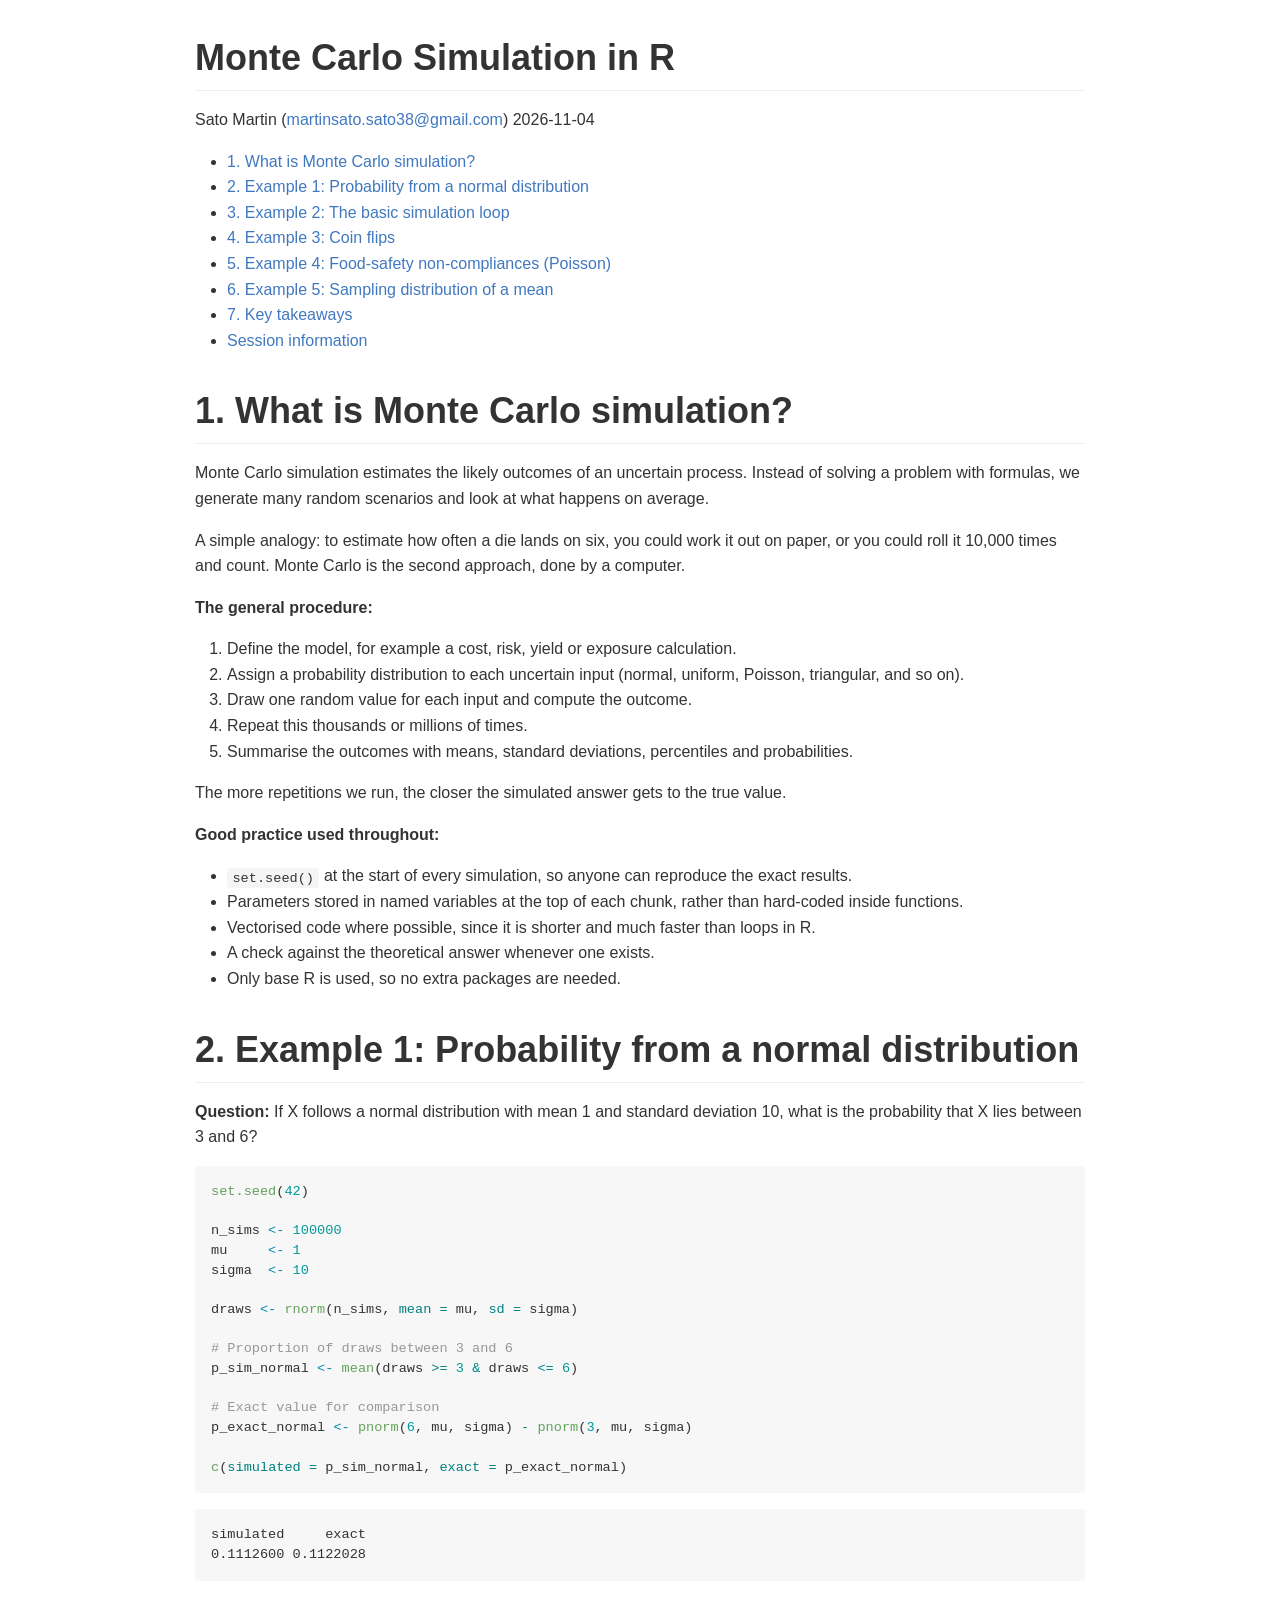
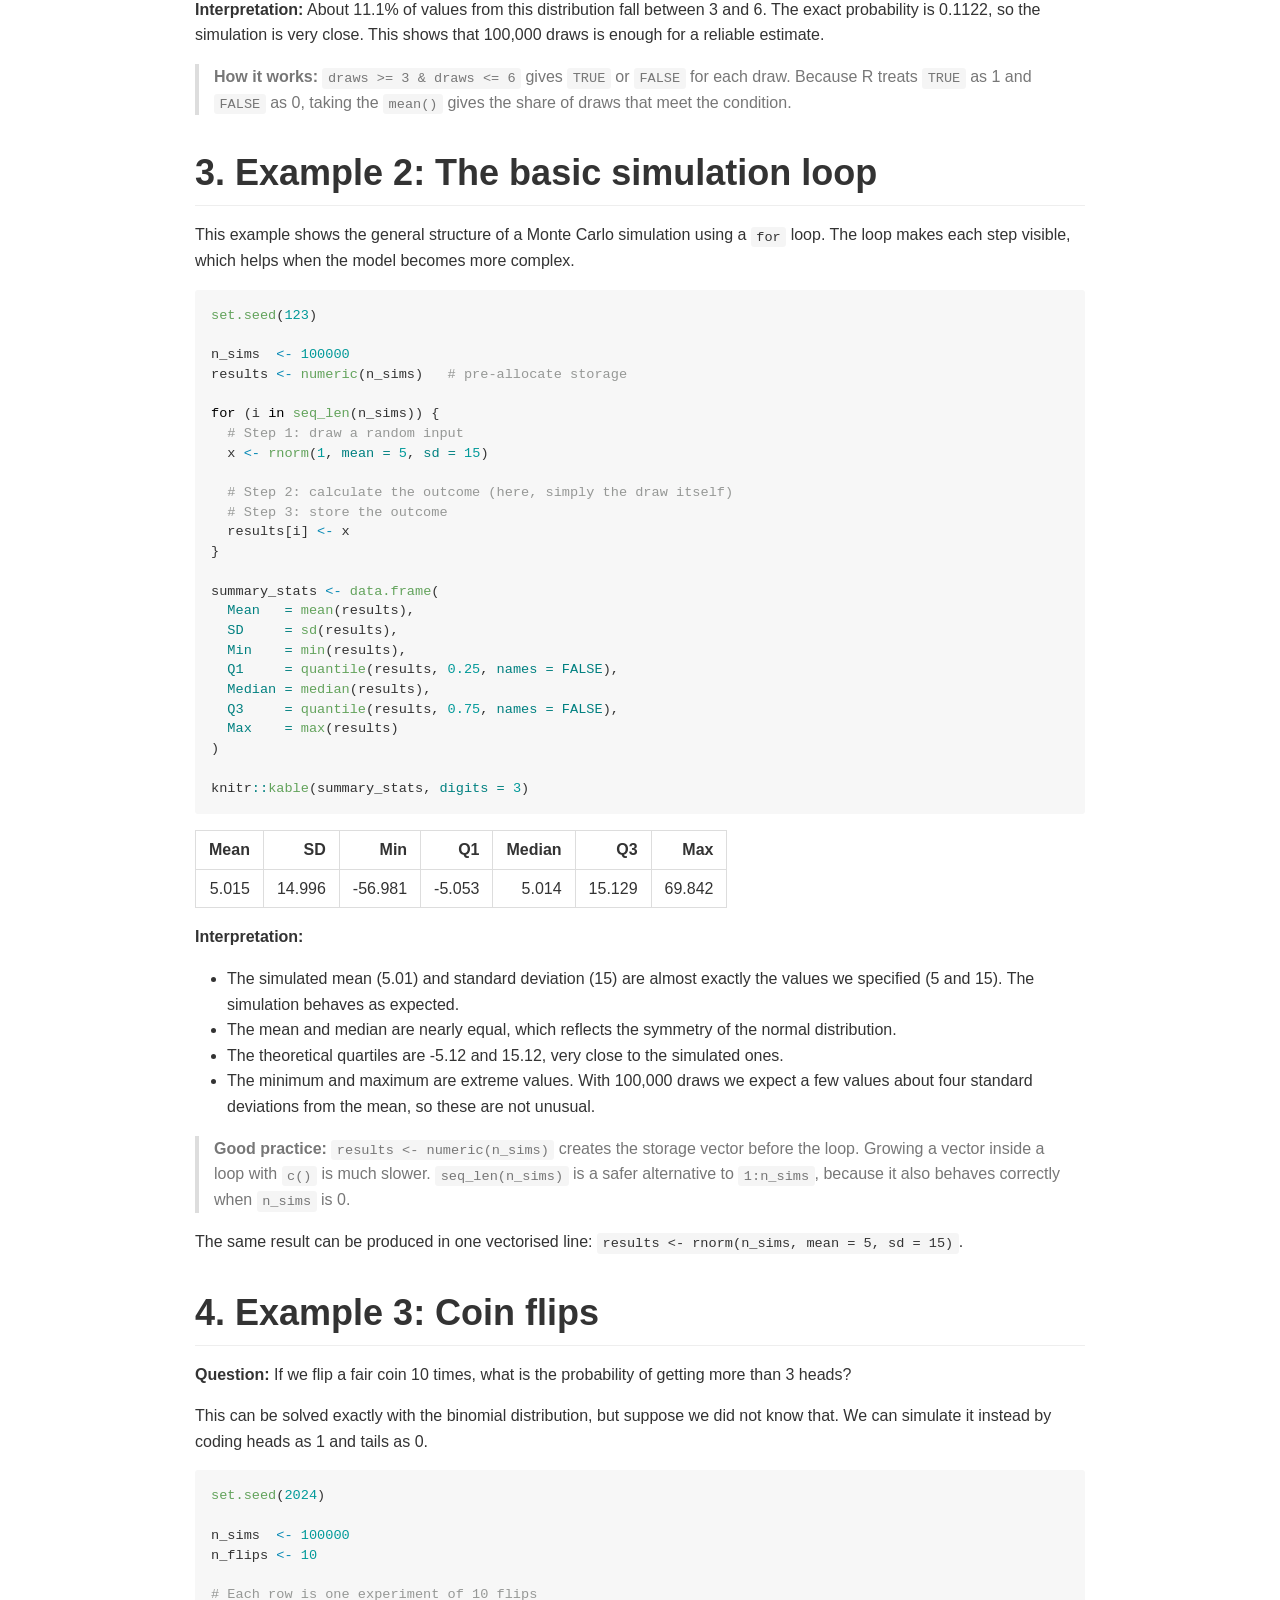
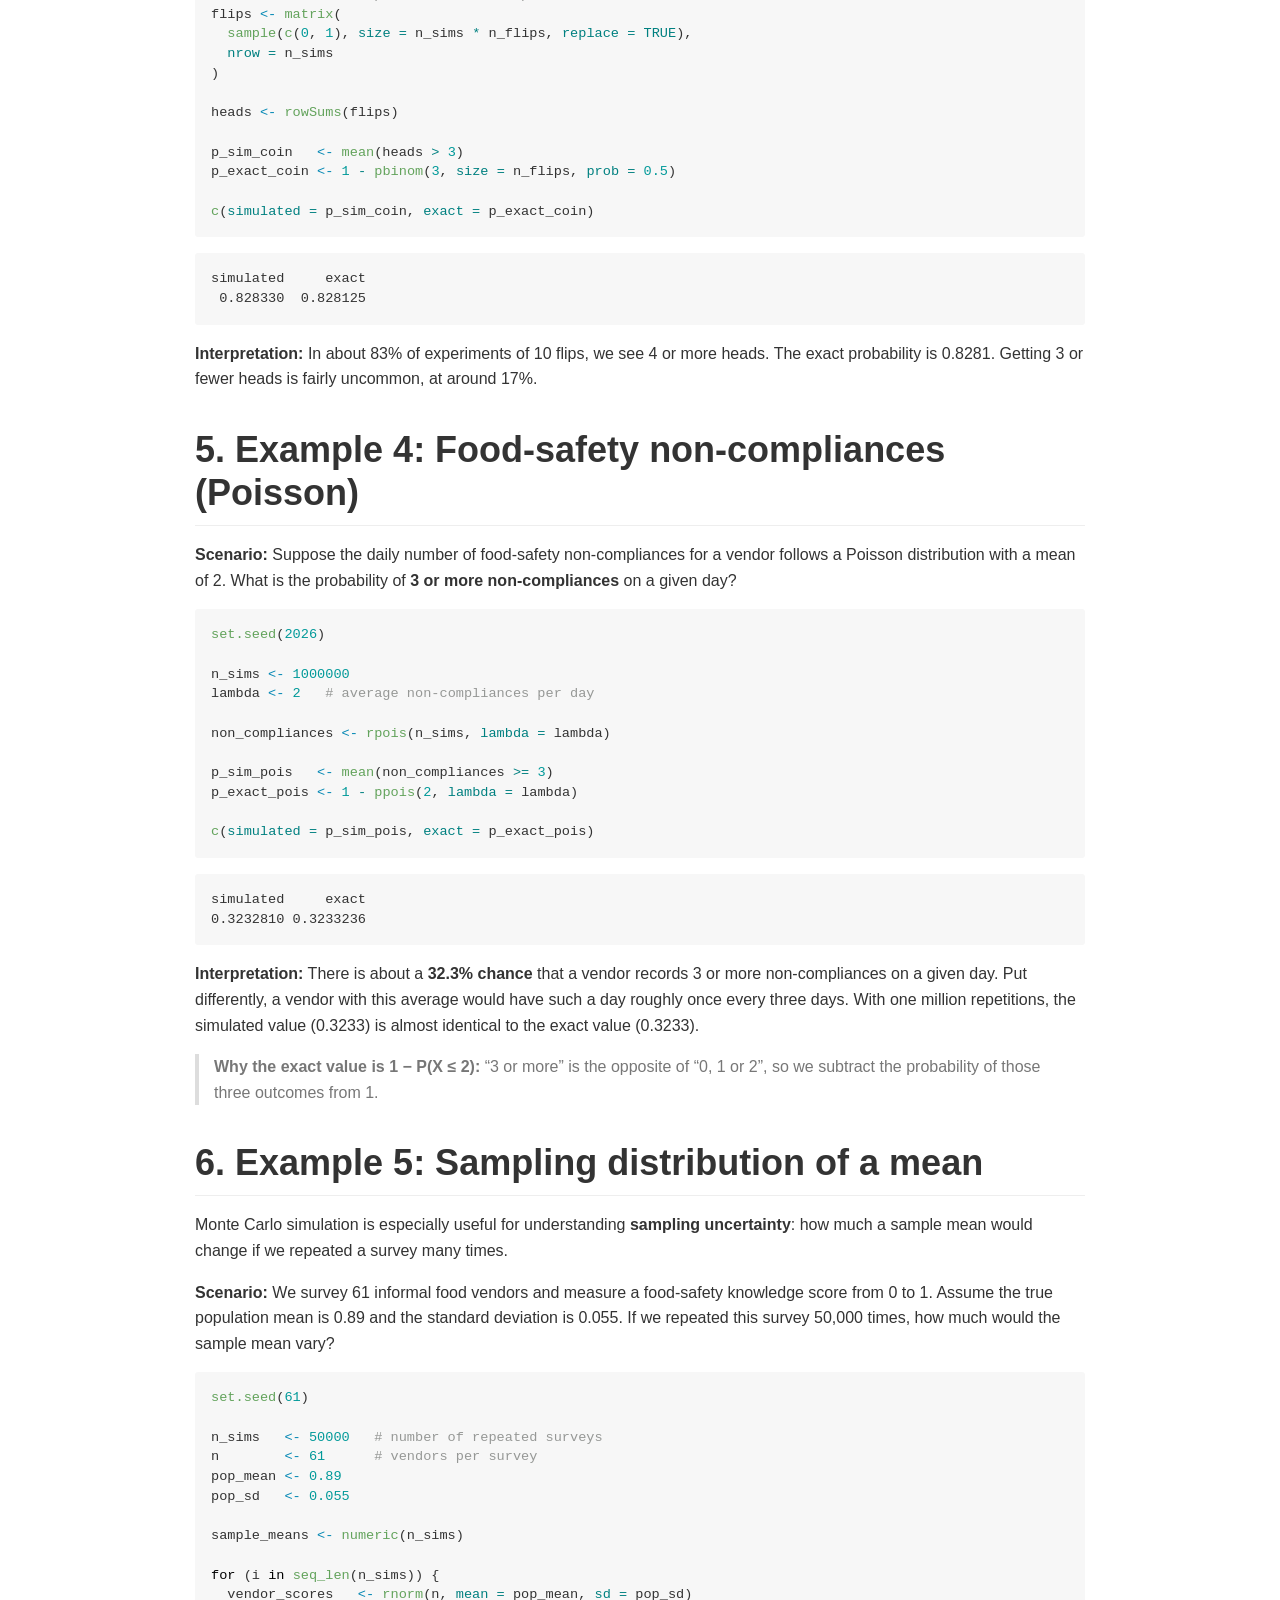
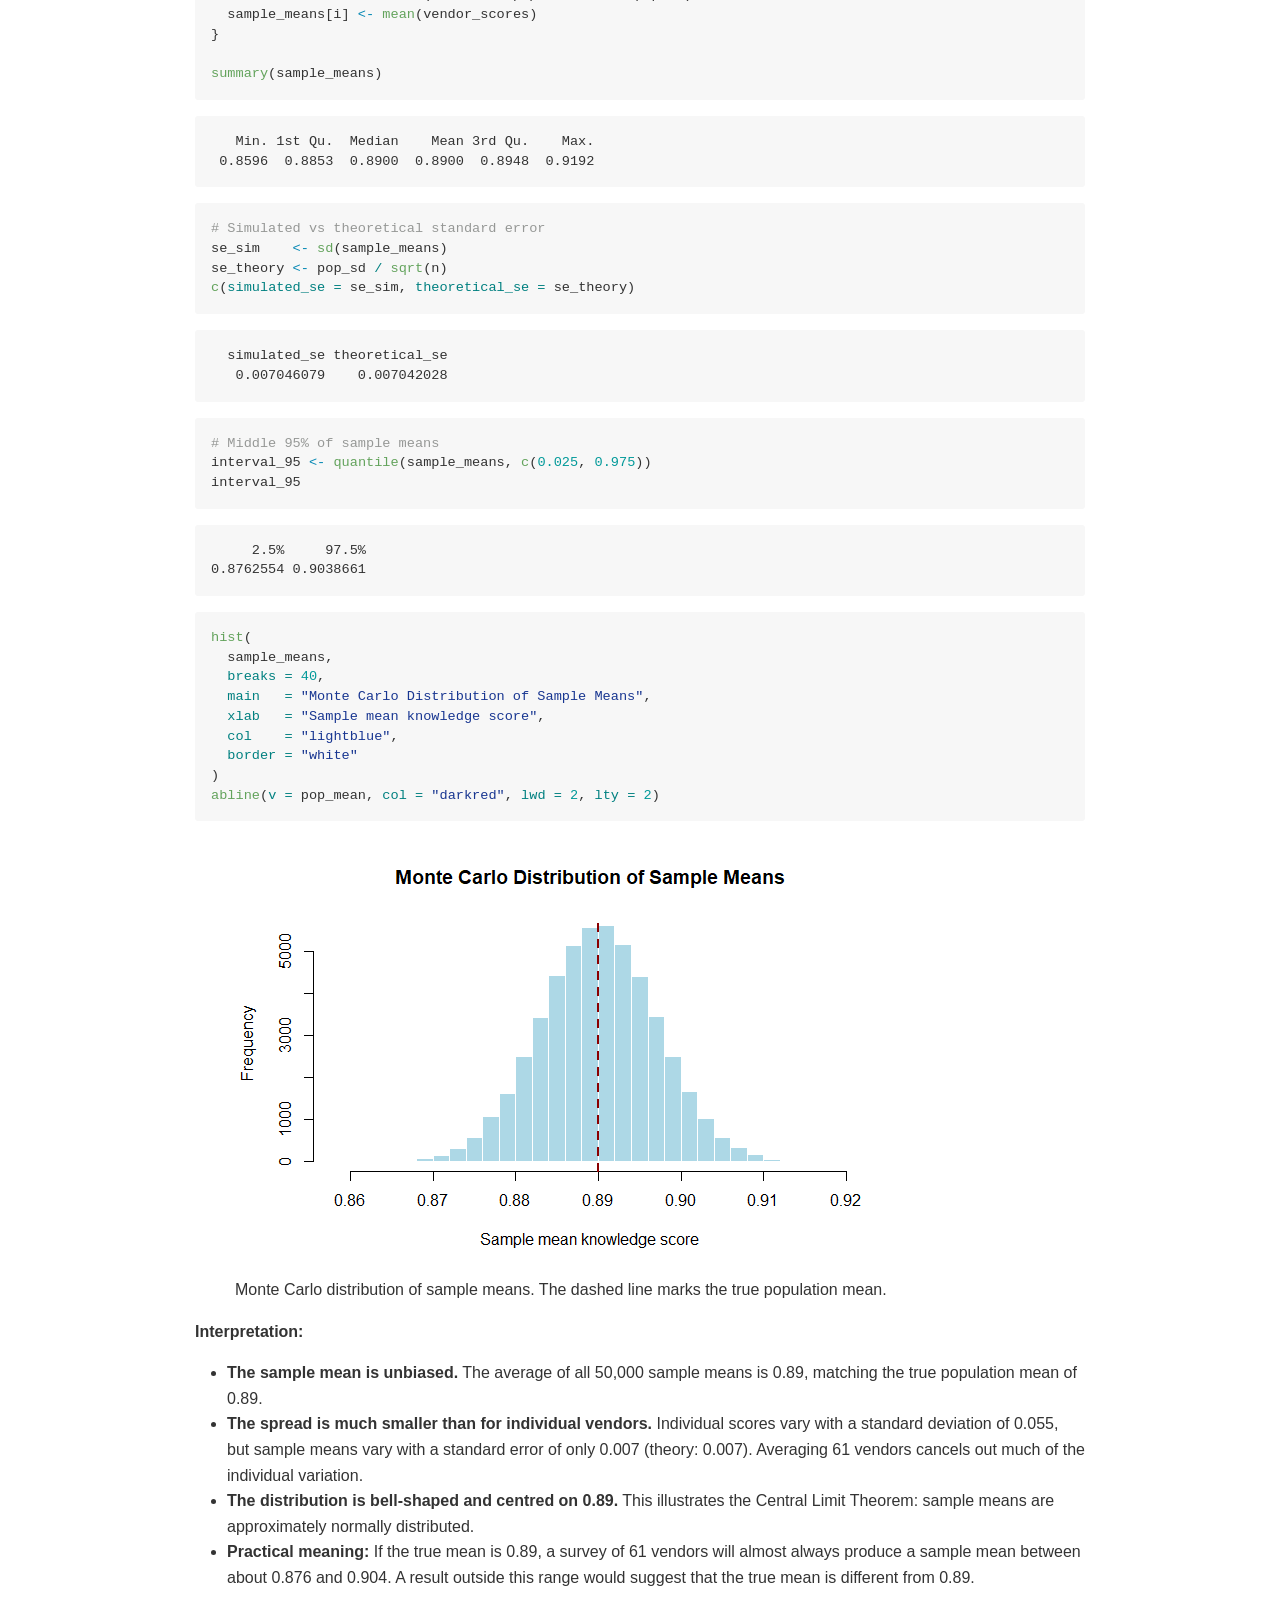
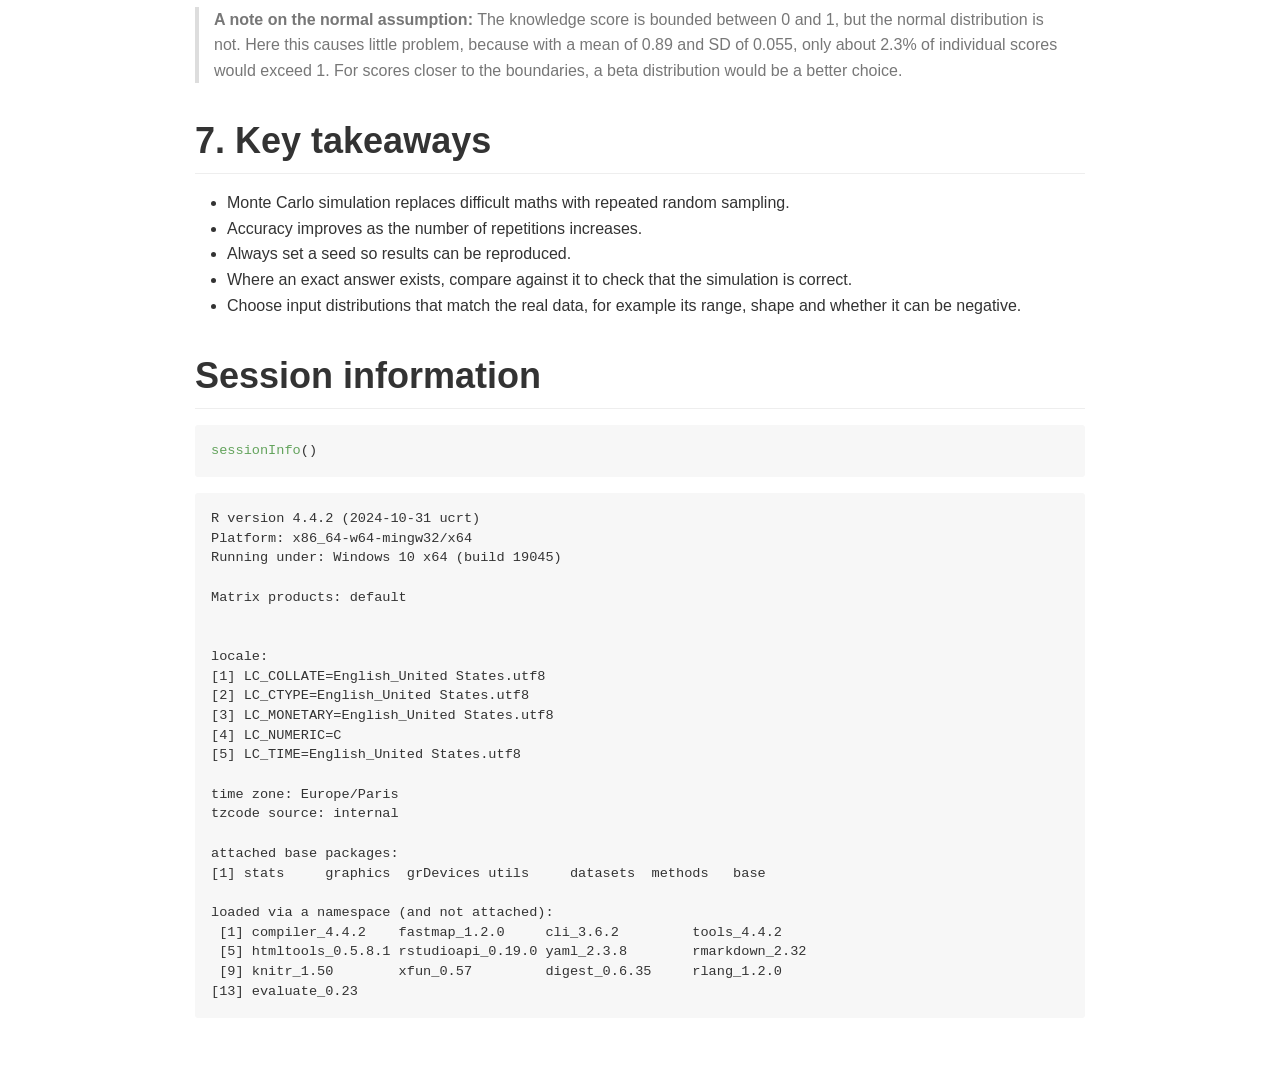
<file: Monte Carlo.html>
<!DOCTYPE html>
<!-- saved from url=(0078)file:///C:/Users/LENOVO/AppData/Local/Temp/RtmpqMg2sM/preview-43d0564d19f.html -->
<html xmlns="http://www.w3.org/1999/xhtml"><head><meta http-equiv="Content-Type" content="text/html; charset=UTF-8">



<meta name="generator" content="pandoc">
<meta name="viewport" content="width=device-width, initial-scale=1">

<style type="text/css">
@font-face {
font-family: octicons-link;
src: url([data-uri]) format('woff');
}
body {
-webkit-text-size-adjust: 100%;
text-size-adjust: 100%;
color: #333;
font-family: "Helvetica Neue", Helvetica, "Segoe UI", Arial, freesans, sans-serif, "Apple Color Emoji", "Segoe UI Emoji", "Segoe UI Symbol";
font-size: 16px;
line-height: 1.6;
word-wrap: break-word;
}
a {
background-color: transparent;
}
a:active,
a:hover {
outline: 0;
}
strong {
font-weight: bold;
}
h1 {
font-size: 2em;
margin: 0.67em 0;
}
img {
border: 0;
}
hr {
box-sizing: content-box;
height: 0;
}
pre {
overflow: auto;
}
code,
kbd,
pre {
font-family: monospace, monospace;
font-size: 1em;
}
input {
color: inherit;
font: inherit;
margin: 0;
}
html input[disabled] {
cursor: default;
}
input {
line-height: normal;
}
input[type="checkbox"] {
box-sizing: border-box;
padding: 0;
}
table {
border-collapse: collapse;
border-spacing: 0;
}
td,
th {
padding: 0;
}
* {
box-sizing: border-box;
}
input {
font: 13px / 1.4 Helvetica, arial, nimbussansl, liberationsans, freesans, clean, sans-serif, "Apple Color Emoji", "Segoe UI Emoji", "Segoe UI Symbol";
}
a {
color: #4078c0;
text-decoration: none;
}
a:hover,
a:active {
text-decoration: underline;
}
hr {
height: 0;
margin: 15px 0;
overflow: hidden;
background: transparent;
border: 0;
border-bottom: 1px solid #ddd;
}
hr:before {
display: table;
content: "";
}
hr:after {
display: table;
clear: both;
content: "";
}
h1,
h2,
h3,
h4,
h5,
h6 {
margin-top: 15px;
margin-bottom: 15px;
line-height: 1.1;
}
h1 {
font-size: 30px;
}
h2 {
font-size: 21px;
}
h3 {
font-size: 16px;
}
h4 {
font-size: 14px;
}
h5 {
font-size: 12px;
}
h6 {
font-size: 11px;
}
blockquote {
margin: 0;
}
ul,
ol {
padding: 0;
margin-top: 0;
margin-bottom: 0;
}
ol ol,
ul ol {
list-style-type: lower-roman;
}
ul ul ol,
ul ol ol,
ol ul ol,
ol ol ol {
list-style-type: lower-alpha;
}
dd {
margin-left: 0;
}
code {
font-family: Consolas, "Liberation Mono", Menlo, Courier, monospace;
font-size: 12px;
}
pre {
margin-top: 0;
margin-bottom: 0;
font: 12px Consolas, "Liberation Mono", Menlo, Courier, monospace;
}
.select::-ms-expand {
opacity: 0;
}
.octicon {
font: normal normal normal 16px/1 octicons-link;
display: inline-block;
text-decoration: none;
text-rendering: auto;
-webkit-font-smoothing: antialiased;
-moz-osx-font-smoothing: grayscale;
-webkit-user-select: none;
-moz-user-select: none;
-ms-user-select: none;
user-select: none;
}
.octicon-link:before {
content: '\f05c';
}
.markdown-body:before {
display: table;
content: "";
}
.markdown-body:after {
display: table;
clear: both;
content: "";
}
.markdown-body>*:first-child {
margin-top: 0 !important;
}
.markdown-body>*:last-child {
margin-bottom: 0 !important;
}
a:not([href]) {
color: inherit;
text-decoration: none;
}
.anchor {
display: inline-block;
padding-right: 2px;
margin-left: -18px;
}
.anchor:focus {
outline: none;
}
h1,
h2,
h3,
h4,
h5,
h6 {
margin-top: 1em;
margin-bottom: 16px;
font-weight: bold;
line-height: 1.4;
}
h1 .octicon-link,
h2 .octicon-link,
h3 .octicon-link,
h4 .octicon-link,
h5 .octicon-link,
h6 .octicon-link {
color: #000;
vertical-align: middle;
visibility: hidden;
}
h1:hover .anchor,
h2:hover .anchor,
h3:hover .anchor,
h4:hover .anchor,
h5:hover .anchor,
h6:hover .anchor {
text-decoration: none;
}
h1:hover .anchor .octicon-link,
h2:hover .anchor .octicon-link,
h3:hover .anchor .octicon-link,
h4:hover .anchor .octicon-link,
h5:hover .anchor .octicon-link,
h6:hover .anchor .octicon-link {
visibility: visible;
}
h1 {
padding-bottom: 0.3em;
font-size: 2.25em;
line-height: 1.2;
border-bottom: 1px solid #eee;
}
h1 .anchor {
line-height: 1;
}
h2 {
padding-bottom: 0.3em;
font-size: 1.75em;
line-height: 1.225;
border-bottom: 1px solid #eee;
}
h2 .anchor {
line-height: 1;
}
h3 {
font-size: 1.5em;
line-height: 1.43;
}
h3 .anchor {
line-height: 1.2;
}
h4 {
font-size: 1.25em;
}
h4 .anchor {
line-height: 1.2;
}
h5 {
font-size: 1em;
}
h5 .anchor {
line-height: 1.1;
}
h6 {
font-size: 1em;
color: #777;
}
h6 .anchor {
line-height: 1.1;
}
p,
blockquote,
ul,
ol,
dl,
table,
pre {
margin-top: 0;
margin-bottom: 16px;
}
hr {
height: 4px;
padding: 0;
margin: 16px 0;
background-color: #e7e7e7;
border: 0 none;
}
ul,
ol {
padding-left: 2em;
}
ul ul,
ul ol,
ol ol,
ol ul {
margin-top: 0;
margin-bottom: 0;
}
li>p {
margin-top: 16px;
}
dl {
padding: 0;
}
dl dt {
padding: 0;
margin-top: 16px;
font-size: 1em;
font-style: italic;
font-weight: bold;
}
dl dd {
padding: 0 16px;
margin-bottom: 16px;
}
blockquote {
padding: 0 15px;
color: #777;
border-left: 4px solid #ddd;
}
blockquote>:first-child {
margin-top: 0;
}
blockquote>:last-child {
margin-bottom: 0;
}
table {
display: block;
width: 100%;
overflow: auto;
word-break: normal;
word-break: keep-all;
}
table th {
font-weight: bold;
}
table th,
table td {
padding: 6px 13px;
border: 1px solid #ddd;
}
table tr {
background-color: #fff;
border-top: 1px solid #ccc;
}
table tr:nth-child(2n) {
background-color: #f8f8f8;
}
img {
max-width: 100%;
box-sizing: content-box;
background-color: #fff;
}
code {
padding: 0;
padding-top: 0.2em;
padding-bottom: 0.2em;
margin: 0;
font-size: 85%;
background-color: rgba(0,0,0,0.04);
border-radius: 3px;
}
code:before,
code:after {
letter-spacing: -0.2em;
content: "\00a0";
}
pre>code {
padding: 0;
margin: 0;
font-size: 100%;
word-break: normal;
white-space: pre;
background: transparent;
border: 0;
}
.highlight {
margin-bottom: 16px;
}
.highlight pre,
pre {
padding: 16px;
overflow: auto;
font-size: 85%;
line-height: 1.45;
background-color: #f7f7f7;
border-radius: 3px;
}
.highlight pre {
margin-bottom: 0;
word-break: normal;
}
pre {
word-wrap: normal;
}
pre code {
display: inline;
max-width: initial;
padding: 0;
margin: 0;
overflow: initial;
line-height: inherit;
word-wrap: normal;
background-color: transparent;
border: 0;
}
pre code:before,
pre code:after {
content: normal;
}
kbd {
display: inline-block;
padding: 3px 5px;
font-size: 11px;
line-height: 10px;
color: #555;
vertical-align: middle;
background-color: #fcfcfc;
border: solid 1px #ccc;
border-bottom-color: #bbb;
border-radius: 3px;
box-shadow: inset 0 -1px 0 #bbb;
}
.pl-c {
color: #969896;
}
.pl-c1,
.pl-s .pl-v {
color: #0086b3;
}
.pl-e,
.pl-en {
color: #795da3;
}
.pl-s .pl-s1,
.pl-smi {
color: #333;
}
.pl-ent {
color: #63a35c;
}
.pl-k {
color: #a71d5d;
}
.pl-pds,
.pl-s,
.pl-s .pl-pse .pl-s1,
.pl-sr,
.pl-sr .pl-cce,
.pl-sr .pl-sra,
.pl-sr .pl-sre {
color: #183691;
}
.pl-v {
color: #ed6a43;
}
.pl-id {
color: #b52a1d;
}
.pl-ii {
background-color: #b52a1d;
color: #f8f8f8;
}
.pl-sr .pl-cce {
color: #63a35c;
font-weight: bold;
}
.pl-ml {
color: #693a17;
}
.pl-mh,
.pl-mh .pl-en,
.pl-ms {
color: #1d3e81;
font-weight: bold;
}
.pl-mq {
color: #008080;
}
.pl-mi {
color: #333;
font-style: italic;
}
.pl-mb {
color: #333;
font-weight: bold;
}
.pl-md {
background-color: #ffecec;
color: #bd2c00;
}
.pl-mi1 {
background-color: #eaffea;
color: #55a532;
}
.pl-mdr {
color: #795da3;
font-weight: bold;
}
.pl-mo {
color: #1d3e81;
}
kbd {
display: inline-block;
padding: 3px 5px;
font: 11px Consolas, "Liberation Mono", Menlo, Courier, monospace;
line-height: 10px;
color: #555;
vertical-align: middle;
background-color: #fcfcfc;
border: solid 1px #ccc;
border-bottom-color: #bbb;
border-radius: 3px;
box-shadow: inset 0 -1px 0 #bbb;
}
.task-list-item {
list-style-type: none;
}
.task-list-item+.task-list-item {
margin-top: 3px;
}
.task-list-item input {
margin: 0 0.35em 0.25em -1.6em;
vertical-align: middle;
}
:checked+.radio-label {
z-index: 1;
position: relative;
border-color: #4078c0;
}
.sourceLine {
display: inline-block;
}
code .kw { color: #000000; }
code .dt { color: #ed6a43; }
code .dv { color: #009999; }
code .bn { color: #009999; }
code .fl { color: #009999; }
code .ch { color: #009999; }
code .st { color: #183691; }
code .co { color: #969896; }
code .ot { color: #0086b3; }
code .al { color: #a61717; }
code .fu { color: #63a35c; }
code .er { color: #a61717; background-color: #e3d2d2; }
code .wa { color: #000000; }
code .cn { color: #008080; }
code .sc { color: #008080; }
code .vs { color: #183691; }
code .ss { color: #183691; }
code .im { color: #000000; }
code .va {color: #008080; }
code .cf { color: #000000; }
code .op { color: #000000; }
code .bu { color: #000000; }
code .ex { color: #000000; }
code .pp { color: #999999; }
code .at { color: #008080; }
code .do { color: #969896; }
code .an { color: #008080; }
code .cv { color: #008080; }
code .in { color: #008080; }
</style>
<style>
body {
box-sizing: border-box;
min-width: 200px;
max-width: 980px;
margin: 0 auto;
padding: 45px;
padding-top: 0px;
}
</style>


</head>

<body>

<h1 id="monte-carlo-simulation-in-r">Monte Carlo Simulation in R</h1>
<p>Sato Martin (<a href="mailto:martinsato.sato38@gmail.com">martinsato.sato38@gmail.com</a>)
2026-11-04</p>
<ul>
<li><a href="file:///C:/Users/LENOVO/AppData/Local/Temp/RtmpqMg2sM/preview-43d0564d19f.html#id_1-what-is-monte-carlo-simulation">1. What is Monte
Carlo simulation?</a></li>
<li><a href="file:///C:/Users/LENOVO/AppData/Local/Temp/RtmpqMg2sM/preview-43d0564d19f.html#id_2-example-1-probability-from-a-normal-distribution">2.
Example 1: Probability from a normal distribution</a></li>
<li><a href="file:///C:/Users/LENOVO/AppData/Local/Temp/RtmpqMg2sM/preview-43d0564d19f.html#id_3-example-2-the-basic-simulation-loop">3. Example 2:
The basic simulation loop</a></li>
<li><a href="file:///C:/Users/LENOVO/AppData/Local/Temp/RtmpqMg2sM/preview-43d0564d19f.html#id_4-example-3-coin-flips">4. Example 3: Coin
flips</a></li>
<li><a href="file:///C:/Users/LENOVO/AppData/Local/Temp/RtmpqMg2sM/preview-43d0564d19f.html#id_5-example-4-food-safety-non-compliances-poisson">5.
Example 4: Food-safety non-compliances (Poisson)</a></li>
<li><a href="file:///C:/Users/LENOVO/AppData/Local/Temp/RtmpqMg2sM/preview-43d0564d19f.html#id_6-example-5-sampling-distribution-of-a-mean">6. Example
5: Sampling distribution of a mean</a></li>
<li><a href="file:///C:/Users/LENOVO/AppData/Local/Temp/RtmpqMg2sM/preview-43d0564d19f.html#id_7-key-takeaways">7. Key takeaways</a></li>
<li><a href="file:///C:/Users/LENOVO/AppData/Local/Temp/RtmpqMg2sM/preview-43d0564d19f.html#session-information">Session information</a></li>
</ul>
<h1 id="id_1-what-is-monte-carlo-simulation">1. What is Monte Carlo
simulation?</h1>
<p>Monte Carlo simulation estimates the likely outcomes of an uncertain
process. Instead of solving a problem with formulas, we generate many
random scenarios and look at what happens on average.</p>
<p>A simple analogy: to estimate how often a die lands on six, you could
work it out on paper, or you could roll it 10,000 times and count. Monte
Carlo is the second approach, done by a computer.</p>
<p><strong>The general procedure:</strong></p>
<ol style="list-style-type: decimal">
<li>Define the model, for example a cost, risk, yield or exposure
calculation.</li>
<li>Assign a probability distribution to each uncertain input (normal,
uniform, Poisson, triangular, and so on).</li>
<li>Draw one random value for each input and compute the outcome.</li>
<li>Repeat this thousands or millions of times.</li>
<li>Summarise the outcomes with means, standard deviations, percentiles
and probabilities.</li>
</ol>
<p>The more repetitions we run, the closer the simulated answer gets to
the true value.</p>
<p><strong>Good practice used throughout:</strong></p>
<ul>
<li><code>set.seed()</code> at the start of every simulation, so anyone
can reproduce the exact results.</li>
<li>Parameters stored in named variables at the top of each chunk,
rather than hard-coded inside functions.</li>
<li>Vectorised code where possible, since it is shorter and much faster
than loops in R.</li>
<li>A check against the theoretical answer whenever one exists.</li>
<li>Only base R is used, so no extra packages are needed.</li>
</ul>
<h1 id="id_2-example-1-probability-from-a-normal-distribution">2.
Example 1: Probability from a normal distribution</h1>
<p><strong>Question:</strong> If X follows a normal distribution with
mean 1 and standard deviation 10, what is the probability that X lies
between 3 and 6?</p>
<div class="sourceCode" id="cb1"><pre class="sourceCode r"><code class="sourceCode r"><span id="cb1-1"><a href="file:///C:/Users/LENOVO/AppData/Local/Temp/RtmpqMg2sM/preview-43d0564d19f.html#cb1-1" tabindex="-1"></a><span class="fu">set.seed</span>(<span class="dv">42</span>)</span>
<span id="cb1-2"><a href="file:///C:/Users/LENOVO/AppData/Local/Temp/RtmpqMg2sM/preview-43d0564d19f.html#cb1-2" tabindex="-1"></a></span>
<span id="cb1-3"><a href="file:///C:/Users/LENOVO/AppData/Local/Temp/RtmpqMg2sM/preview-43d0564d19f.html#cb1-3" tabindex="-1"></a>n_sims <span class="ot">&lt;-</span> <span class="dv">100000</span></span>
<span id="cb1-4"><a href="file:///C:/Users/LENOVO/AppData/Local/Temp/RtmpqMg2sM/preview-43d0564d19f.html#cb1-4" tabindex="-1"></a>mu     <span class="ot">&lt;-</span> <span class="dv">1</span></span>
<span id="cb1-5"><a href="file:///C:/Users/LENOVO/AppData/Local/Temp/RtmpqMg2sM/preview-43d0564d19f.html#cb1-5" tabindex="-1"></a>sigma  <span class="ot">&lt;-</span> <span class="dv">10</span></span>
<span id="cb1-6"><a href="file:///C:/Users/LENOVO/AppData/Local/Temp/RtmpqMg2sM/preview-43d0564d19f.html#cb1-6" tabindex="-1"></a></span>
<span id="cb1-7"><a href="file:///C:/Users/LENOVO/AppData/Local/Temp/RtmpqMg2sM/preview-43d0564d19f.html#cb1-7" tabindex="-1"></a>draws <span class="ot">&lt;-</span> <span class="fu">rnorm</span>(n_sims, <span class="at">mean =</span> mu, <span class="at">sd =</span> sigma)</span>
<span id="cb1-8"><a href="file:///C:/Users/LENOVO/AppData/Local/Temp/RtmpqMg2sM/preview-43d0564d19f.html#cb1-8" tabindex="-1"></a></span>
<span id="cb1-9"><a href="file:///C:/Users/LENOVO/AppData/Local/Temp/RtmpqMg2sM/preview-43d0564d19f.html#cb1-9" tabindex="-1"></a><span class="co"># Proportion of draws between 3 and 6</span></span>
<span id="cb1-10"><a href="file:///C:/Users/LENOVO/AppData/Local/Temp/RtmpqMg2sM/preview-43d0564d19f.html#cb1-10" tabindex="-1"></a>p_sim_normal <span class="ot">&lt;-</span> <span class="fu">mean</span>(draws <span class="sc">&gt;=</span> <span class="dv">3</span> <span class="sc">&amp;</span> draws <span class="sc">&lt;=</span> <span class="dv">6</span>)</span>
<span id="cb1-11"><a href="file:///C:/Users/LENOVO/AppData/Local/Temp/RtmpqMg2sM/preview-43d0564d19f.html#cb1-11" tabindex="-1"></a></span>
<span id="cb1-12"><a href="file:///C:/Users/LENOVO/AppData/Local/Temp/RtmpqMg2sM/preview-43d0564d19f.html#cb1-12" tabindex="-1"></a><span class="co"># Exact value for comparison</span></span>
<span id="cb1-13"><a href="file:///C:/Users/LENOVO/AppData/Local/Temp/RtmpqMg2sM/preview-43d0564d19f.html#cb1-13" tabindex="-1"></a>p_exact_normal <span class="ot">&lt;-</span> <span class="fu">pnorm</span>(<span class="dv">6</span>, mu, sigma) <span class="sc">-</span> <span class="fu">pnorm</span>(<span class="dv">3</span>, mu, sigma)</span>
<span id="cb1-14"><a href="file:///C:/Users/LENOVO/AppData/Local/Temp/RtmpqMg2sM/preview-43d0564d19f.html#cb1-14" tabindex="-1"></a></span>
<span id="cb1-15"><a href="file:///C:/Users/LENOVO/AppData/Local/Temp/RtmpqMg2sM/preview-43d0564d19f.html#cb1-15" tabindex="-1"></a><span class="fu">c</span>(<span class="at">simulated =</span> p_sim_normal, <span class="at">exact =</span> p_exact_normal)</span></code></pre></div>
<pre><code>simulated     exact 
0.1112600 0.1122028 </code></pre>
<p><strong>Interpretation:</strong> About 11.1% of values from this
distribution fall between 3 and 6. The exact probability is 0.1122, so
the simulation is very close. This shows that 100,000 draws is enough
for a reliable estimate.</p>
<blockquote>
<p><strong>How it works:</strong>
<code>draws &gt;= 3 &amp; draws &lt;= 6</code> gives <code>TRUE</code>
or <code>FALSE</code> for each draw. Because R treats <code>TRUE</code>
as 1 and <code>FALSE</code> as 0, taking the <code>mean()</code> gives
the share of draws that meet the condition.</p>
</blockquote>
<h1 id="id_3-example-2-the-basic-simulation-loop">3. Example 2: The
basic simulation loop</h1>
<p>This example shows the general structure of a Monte Carlo simulation
using a <code>for</code> loop. The loop makes each step visible, which
helps when the model becomes more complex.</p>
<div class="sourceCode" id="cb3"><pre class="sourceCode r"><code class="sourceCode r"><span id="cb3-1"><a href="file:///C:/Users/LENOVO/AppData/Local/Temp/RtmpqMg2sM/preview-43d0564d19f.html#cb3-1" tabindex="-1"></a><span class="fu">set.seed</span>(<span class="dv">123</span>)</span>
<span id="cb3-2"><a href="file:///C:/Users/LENOVO/AppData/Local/Temp/RtmpqMg2sM/preview-43d0564d19f.html#cb3-2" tabindex="-1"></a></span>
<span id="cb3-3"><a href="file:///C:/Users/LENOVO/AppData/Local/Temp/RtmpqMg2sM/preview-43d0564d19f.html#cb3-3" tabindex="-1"></a>n_sims  <span class="ot">&lt;-</span> <span class="dv">100000</span></span>
<span id="cb3-4"><a href="file:///C:/Users/LENOVO/AppData/Local/Temp/RtmpqMg2sM/preview-43d0564d19f.html#cb3-4" tabindex="-1"></a>results <span class="ot">&lt;-</span> <span class="fu">numeric</span>(n_sims)   <span class="co"># pre-allocate storage</span></span>
<span id="cb3-5"><a href="file:///C:/Users/LENOVO/AppData/Local/Temp/RtmpqMg2sM/preview-43d0564d19f.html#cb3-5" tabindex="-1"></a></span>
<span id="cb3-6"><a href="file:///C:/Users/LENOVO/AppData/Local/Temp/RtmpqMg2sM/preview-43d0564d19f.html#cb3-6" tabindex="-1"></a><span class="cf">for</span> (i <span class="cf">in</span> <span class="fu">seq_len</span>(n_sims)) {</span>
<span id="cb3-7"><a href="file:///C:/Users/LENOVO/AppData/Local/Temp/RtmpqMg2sM/preview-43d0564d19f.html#cb3-7" tabindex="-1"></a>  <span class="co"># Step 1: draw a random input</span></span>
<span id="cb3-8"><a href="file:///C:/Users/LENOVO/AppData/Local/Temp/RtmpqMg2sM/preview-43d0564d19f.html#cb3-8" tabindex="-1"></a>  x <span class="ot">&lt;-</span> <span class="fu">rnorm</span>(<span class="dv">1</span>, <span class="at">mean =</span> <span class="dv">5</span>, <span class="at">sd =</span> <span class="dv">15</span>)</span>
<span id="cb3-9"><a href="file:///C:/Users/LENOVO/AppData/Local/Temp/RtmpqMg2sM/preview-43d0564d19f.html#cb3-9" tabindex="-1"></a></span>
<span id="cb3-10"><a href="file:///C:/Users/LENOVO/AppData/Local/Temp/RtmpqMg2sM/preview-43d0564d19f.html#cb3-10" tabindex="-1"></a>  <span class="co"># Step 2: calculate the outcome (here, simply the draw itself)</span></span>
<span id="cb3-11"><a href="file:///C:/Users/LENOVO/AppData/Local/Temp/RtmpqMg2sM/preview-43d0564d19f.html#cb3-11" tabindex="-1"></a>  <span class="co"># Step 3: store the outcome</span></span>
<span id="cb3-12"><a href="file:///C:/Users/LENOVO/AppData/Local/Temp/RtmpqMg2sM/preview-43d0564d19f.html#cb3-12" tabindex="-1"></a>  results[i] <span class="ot">&lt;-</span> x</span>
<span id="cb3-13"><a href="file:///C:/Users/LENOVO/AppData/Local/Temp/RtmpqMg2sM/preview-43d0564d19f.html#cb3-13" tabindex="-1"></a>}</span>
<span id="cb3-14"><a href="file:///C:/Users/LENOVO/AppData/Local/Temp/RtmpqMg2sM/preview-43d0564d19f.html#cb3-14" tabindex="-1"></a></span>
<span id="cb3-15"><a href="file:///C:/Users/LENOVO/AppData/Local/Temp/RtmpqMg2sM/preview-43d0564d19f.html#cb3-15" tabindex="-1"></a>summary_stats <span class="ot">&lt;-</span> <span class="fu">data.frame</span>(</span>
<span id="cb3-16"><a href="file:///C:/Users/LENOVO/AppData/Local/Temp/RtmpqMg2sM/preview-43d0564d19f.html#cb3-16" tabindex="-1"></a>  <span class="at">Mean   =</span> <span class="fu">mean</span>(results),</span>
<span id="cb3-17"><a href="file:///C:/Users/LENOVO/AppData/Local/Temp/RtmpqMg2sM/preview-43d0564d19f.html#cb3-17" tabindex="-1"></a>  <span class="at">SD     =</span> <span class="fu">sd</span>(results),</span>
<span id="cb3-18"><a href="file:///C:/Users/LENOVO/AppData/Local/Temp/RtmpqMg2sM/preview-43d0564d19f.html#cb3-18" tabindex="-1"></a>  <span class="at">Min    =</span> <span class="fu">min</span>(results),</span>
<span id="cb3-19"><a href="file:///C:/Users/LENOVO/AppData/Local/Temp/RtmpqMg2sM/preview-43d0564d19f.html#cb3-19" tabindex="-1"></a>  <span class="at">Q1     =</span> <span class="fu">quantile</span>(results, <span class="fl">0.25</span>, <span class="at">names =</span> <span class="cn">FALSE</span>),</span>
<span id="cb3-20"><a href="file:///C:/Users/LENOVO/AppData/Local/Temp/RtmpqMg2sM/preview-43d0564d19f.html#cb3-20" tabindex="-1"></a>  <span class="at">Median =</span> <span class="fu">median</span>(results),</span>
<span id="cb3-21"><a href="file:///C:/Users/LENOVO/AppData/Local/Temp/RtmpqMg2sM/preview-43d0564d19f.html#cb3-21" tabindex="-1"></a>  <span class="at">Q3     =</span> <span class="fu">quantile</span>(results, <span class="fl">0.75</span>, <span class="at">names =</span> <span class="cn">FALSE</span>),</span>
<span id="cb3-22"><a href="file:///C:/Users/LENOVO/AppData/Local/Temp/RtmpqMg2sM/preview-43d0564d19f.html#cb3-22" tabindex="-1"></a>  <span class="at">Max    =</span> <span class="fu">max</span>(results)</span>
<span id="cb3-23"><a href="file:///C:/Users/LENOVO/AppData/Local/Temp/RtmpqMg2sM/preview-43d0564d19f.html#cb3-23" tabindex="-1"></a>)</span>
<span id="cb3-24"><a href="file:///C:/Users/LENOVO/AppData/Local/Temp/RtmpqMg2sM/preview-43d0564d19f.html#cb3-24" tabindex="-1"></a></span>
<span id="cb3-25"><a href="file:///C:/Users/LENOVO/AppData/Local/Temp/RtmpqMg2sM/preview-43d0564d19f.html#cb3-25" tabindex="-1"></a>knitr<span class="sc">::</span><span class="fu">kable</span>(summary_stats, <span class="at">digits =</span> <span class="dv">3</span>)</span></code></pre></div>
<table>
<thead>
<tr>
<th align="right">Mean</th>
<th align="right">SD</th>
<th align="right">Min</th>
<th align="right">Q1</th>
<th align="right">Median</th>
<th align="right">Q3</th>
<th align="right">Max</th>
</tr>
</thead>
<tbody>
<tr>
<td align="right">5.015</td>
<td align="right">14.996</td>
<td align="right">-56.981</td>
<td align="right">-5.053</td>
<td align="right">5.014</td>
<td align="right">15.129</td>
<td align="right">69.842</td>
</tr>
</tbody>
</table>
<p><strong>Interpretation:</strong></p>
<ul>
<li>The simulated mean (5.01) and standard deviation (15) are almost
exactly the values we specified (5 and 15). The simulation behaves as
expected.</li>
<li>The mean and median are nearly equal, which reflects the symmetry of
the normal distribution.</li>
<li>The theoretical quartiles are -5.12 and 15.12, very close to the
simulated ones.</li>
<li>The minimum and maximum are extreme values. With 100,000 draws we
expect a few values about four standard deviations from the mean, so
these are not unusual.</li>
</ul>
<blockquote>
<p><strong>Good practice:</strong>
<code>results &lt;- numeric(n_sims)</code> creates the storage vector
before the loop. Growing a vector inside a loop with <code>c()</code> is
much slower. <code>seq_len(n_sims)</code> is a safer alternative to
<code>1:n_sims</code>, because it also behaves correctly when
<code>n_sims</code> is 0.</p>
</blockquote>
<p>The same result can be produced in one vectorised line:
<code>results &lt;- rnorm(n_sims, mean = 5, sd = 15)</code>.</p>
<h1 id="id_4-example-3-coin-flips">4. Example 3: Coin flips</h1>
<p><strong>Question:</strong> If we flip a fair coin 10 times, what is
the probability of getting more than 3 heads?</p>
<p>This can be solved exactly with the binomial distribution, but
suppose we did not know that. We can simulate it instead by coding heads
as 1 and tails as 0.</p>
<div class="sourceCode" id="cb4"><pre class="sourceCode r"><code class="sourceCode r"><span id="cb4-1"><a href="file:///C:/Users/LENOVO/AppData/Local/Temp/RtmpqMg2sM/preview-43d0564d19f.html#cb4-1" tabindex="-1"></a><span class="fu">set.seed</span>(<span class="dv">2024</span>)</span>
<span id="cb4-2"><a href="file:///C:/Users/LENOVO/AppData/Local/Temp/RtmpqMg2sM/preview-43d0564d19f.html#cb4-2" tabindex="-1"></a></span>
<span id="cb4-3"><a href="file:///C:/Users/LENOVO/AppData/Local/Temp/RtmpqMg2sM/preview-43d0564d19f.html#cb4-3" tabindex="-1"></a>n_sims  <span class="ot">&lt;-</span> <span class="dv">100000</span></span>
<span id="cb4-4"><a href="file:///C:/Users/LENOVO/AppData/Local/Temp/RtmpqMg2sM/preview-43d0564d19f.html#cb4-4" tabindex="-1"></a>n_flips <span class="ot">&lt;-</span> <span class="dv">10</span></span>
<span id="cb4-5"><a href="file:///C:/Users/LENOVO/AppData/Local/Temp/RtmpqMg2sM/preview-43d0564d19f.html#cb4-5" tabindex="-1"></a></span>
<span id="cb4-6"><a href="file:///C:/Users/LENOVO/AppData/Local/Temp/RtmpqMg2sM/preview-43d0564d19f.html#cb4-6" tabindex="-1"></a><span class="co"># Each row is one experiment of 10 flips</span></span>
<span id="cb4-7"><a href="file:///C:/Users/LENOVO/AppData/Local/Temp/RtmpqMg2sM/preview-43d0564d19f.html#cb4-7" tabindex="-1"></a>flips <span class="ot">&lt;-</span> <span class="fu">matrix</span>(</span>
<span id="cb4-8"><a href="file:///C:/Users/LENOVO/AppData/Local/Temp/RtmpqMg2sM/preview-43d0564d19f.html#cb4-8" tabindex="-1"></a>  <span class="fu">sample</span>(<span class="fu">c</span>(<span class="dv">0</span>, <span class="dv">1</span>), <span class="at">size =</span> n_sims <span class="sc">*</span> n_flips, <span class="at">replace =</span> <span class="cn">TRUE</span>),</span>
<span id="cb4-9"><a href="file:///C:/Users/LENOVO/AppData/Local/Temp/RtmpqMg2sM/preview-43d0564d19f.html#cb4-9" tabindex="-1"></a>  <span class="at">nrow =</span> n_sims</span>
<span id="cb4-10"><a href="file:///C:/Users/LENOVO/AppData/Local/Temp/RtmpqMg2sM/preview-43d0564d19f.html#cb4-10" tabindex="-1"></a>)</span>
<span id="cb4-11"><a href="file:///C:/Users/LENOVO/AppData/Local/Temp/RtmpqMg2sM/preview-43d0564d19f.html#cb4-11" tabindex="-1"></a></span>
<span id="cb4-12"><a href="file:///C:/Users/LENOVO/AppData/Local/Temp/RtmpqMg2sM/preview-43d0564d19f.html#cb4-12" tabindex="-1"></a>heads <span class="ot">&lt;-</span> <span class="fu">rowSums</span>(flips)</span>
<span id="cb4-13"><a href="file:///C:/Users/LENOVO/AppData/Local/Temp/RtmpqMg2sM/preview-43d0564d19f.html#cb4-13" tabindex="-1"></a></span>
<span id="cb4-14"><a href="file:///C:/Users/LENOVO/AppData/Local/Temp/RtmpqMg2sM/preview-43d0564d19f.html#cb4-14" tabindex="-1"></a>p_sim_coin   <span class="ot">&lt;-</span> <span class="fu">mean</span>(heads <span class="sc">&gt;</span> <span class="dv">3</span>)</span>
<span id="cb4-15"><a href="file:///C:/Users/LENOVO/AppData/Local/Temp/RtmpqMg2sM/preview-43d0564d19f.html#cb4-15" tabindex="-1"></a>p_exact_coin <span class="ot">&lt;-</span> <span class="dv">1</span> <span class="sc">-</span> <span class="fu">pbinom</span>(<span class="dv">3</span>, <span class="at">size =</span> n_flips, <span class="at">prob =</span> <span class="fl">0.5</span>)</span>
<span id="cb4-16"><a href="file:///C:/Users/LENOVO/AppData/Local/Temp/RtmpqMg2sM/preview-43d0564d19f.html#cb4-16" tabindex="-1"></a></span>
<span id="cb4-17"><a href="file:///C:/Users/LENOVO/AppData/Local/Temp/RtmpqMg2sM/preview-43d0564d19f.html#cb4-17" tabindex="-1"></a><span class="fu">c</span>(<span class="at">simulated =</span> p_sim_coin, <span class="at">exact =</span> p_exact_coin)</span></code></pre></div>
<pre><code>simulated     exact 
 0.828330  0.828125 </code></pre>
<p><strong>Interpretation:</strong> In about 83% of experiments of 10
flips, we see 4 or more heads. The exact probability is 0.8281. Getting
3 or fewer heads is fairly uncommon, at around 17%.</p>
<h1 id="id_5-example-4-food-safety-non-compliances-poisson">5. Example
4: Food-safety non-compliances (Poisson)</h1>
<p><strong>Scenario:</strong> Suppose the daily number of food-safety
non-compliances for a vendor follows a Poisson distribution with a mean
of 2. What is the probability of <strong>3 or more
non-compliances</strong> on a given day?</p>
<div class="sourceCode" id="cb6"><pre class="sourceCode r"><code class="sourceCode r"><span id="cb6-1"><a href="file:///C:/Users/LENOVO/AppData/Local/Temp/RtmpqMg2sM/preview-43d0564d19f.html#cb6-1" tabindex="-1"></a><span class="fu">set.seed</span>(<span class="dv">2026</span>)</span>
<span id="cb6-2"><a href="file:///C:/Users/LENOVO/AppData/Local/Temp/RtmpqMg2sM/preview-43d0564d19f.html#cb6-2" tabindex="-1"></a></span>
<span id="cb6-3"><a href="file:///C:/Users/LENOVO/AppData/Local/Temp/RtmpqMg2sM/preview-43d0564d19f.html#cb6-3" tabindex="-1"></a>n_sims <span class="ot">&lt;-</span> <span class="dv">1000000</span></span>
<span id="cb6-4"><a href="file:///C:/Users/LENOVO/AppData/Local/Temp/RtmpqMg2sM/preview-43d0564d19f.html#cb6-4" tabindex="-1"></a>lambda <span class="ot">&lt;-</span> <span class="dv">2</span>   <span class="co"># average non-compliances per day</span></span>
<span id="cb6-5"><a href="file:///C:/Users/LENOVO/AppData/Local/Temp/RtmpqMg2sM/preview-43d0564d19f.html#cb6-5" tabindex="-1"></a></span>
<span id="cb6-6"><a href="file:///C:/Users/LENOVO/AppData/Local/Temp/RtmpqMg2sM/preview-43d0564d19f.html#cb6-6" tabindex="-1"></a>non_compliances <span class="ot">&lt;-</span> <span class="fu">rpois</span>(n_sims, <span class="at">lambda =</span> lambda)</span>
<span id="cb6-7"><a href="file:///C:/Users/LENOVO/AppData/Local/Temp/RtmpqMg2sM/preview-43d0564d19f.html#cb6-7" tabindex="-1"></a></span>
<span id="cb6-8"><a href="file:///C:/Users/LENOVO/AppData/Local/Temp/RtmpqMg2sM/preview-43d0564d19f.html#cb6-8" tabindex="-1"></a>p_sim_pois   <span class="ot">&lt;-</span> <span class="fu">mean</span>(non_compliances <span class="sc">&gt;=</span> <span class="dv">3</span>)</span>
<span id="cb6-9"><a href="file:///C:/Users/LENOVO/AppData/Local/Temp/RtmpqMg2sM/preview-43d0564d19f.html#cb6-9" tabindex="-1"></a>p_exact_pois <span class="ot">&lt;-</span> <span class="dv">1</span> <span class="sc">-</span> <span class="fu">ppois</span>(<span class="dv">2</span>, <span class="at">lambda =</span> lambda)</span>
<span id="cb6-10"><a href="file:///C:/Users/LENOVO/AppData/Local/Temp/RtmpqMg2sM/preview-43d0564d19f.html#cb6-10" tabindex="-1"></a></span>
<span id="cb6-11"><a href="file:///C:/Users/LENOVO/AppData/Local/Temp/RtmpqMg2sM/preview-43d0564d19f.html#cb6-11" tabindex="-1"></a><span class="fu">c</span>(<span class="at">simulated =</span> p_sim_pois, <span class="at">exact =</span> p_exact_pois)</span></code></pre></div>
<pre><code>simulated     exact 
0.3232810 0.3233236 </code></pre>
<p><strong>Interpretation:</strong> There is about a <strong>32.3%
chance</strong> that a vendor records 3 or more non-compliances on a
given day. Put differently, a vendor with this average would have such a
day roughly once every three days. With one million repetitions, the
simulated value (0.3233) is almost identical to the exact value
(0.3233).</p>
<blockquote>
<p><strong>Why the exact value is 1 − P(X ≤ 2):</strong> “3 or more” is
the opposite of “0, 1 or 2”, so we subtract the probability of those
three outcomes from 1.</p>
</blockquote>
<h1 id="id_6-example-5-sampling-distribution-of-a-mean">6. Example 5:
Sampling distribution of a mean</h1>
<p>Monte Carlo simulation is especially useful for understanding
<strong>sampling uncertainty</strong>: how much a sample mean would
change if we repeated a survey many times.</p>
<p><strong>Scenario:</strong> We survey 61 informal food vendors and
measure a food-safety knowledge score from 0 to 1. Assume the true
population mean is 0.89 and the standard deviation is 0.055. If we
repeated this survey 50,000 times, how much would the sample mean
vary?</p>
<div class="sourceCode" id="cb8"><pre class="sourceCode r"><code class="sourceCode r"><span id="cb8-1"><a href="file:///C:/Users/LENOVO/AppData/Local/Temp/RtmpqMg2sM/preview-43d0564d19f.html#cb8-1" tabindex="-1"></a><span class="fu">set.seed</span>(<span class="dv">61</span>)</span>
<span id="cb8-2"><a href="file:///C:/Users/LENOVO/AppData/Local/Temp/RtmpqMg2sM/preview-43d0564d19f.html#cb8-2" tabindex="-1"></a></span>
<span id="cb8-3"><a href="file:///C:/Users/LENOVO/AppData/Local/Temp/RtmpqMg2sM/preview-43d0564d19f.html#cb8-3" tabindex="-1"></a>n_sims   <span class="ot">&lt;-</span> <span class="dv">50000</span>   <span class="co"># number of repeated surveys</span></span>
<span id="cb8-4"><a href="file:///C:/Users/LENOVO/AppData/Local/Temp/RtmpqMg2sM/preview-43d0564d19f.html#cb8-4" tabindex="-1"></a>n        <span class="ot">&lt;-</span> <span class="dv">61</span>      <span class="co"># vendors per survey</span></span>
<span id="cb8-5"><a href="file:///C:/Users/LENOVO/AppData/Local/Temp/RtmpqMg2sM/preview-43d0564d19f.html#cb8-5" tabindex="-1"></a>pop_mean <span class="ot">&lt;-</span> <span class="fl">0.89</span></span>
<span id="cb8-6"><a href="file:///C:/Users/LENOVO/AppData/Local/Temp/RtmpqMg2sM/preview-43d0564d19f.html#cb8-6" tabindex="-1"></a>pop_sd   <span class="ot">&lt;-</span> <span class="fl">0.055</span></span>
<span id="cb8-7"><a href="file:///C:/Users/LENOVO/AppData/Local/Temp/RtmpqMg2sM/preview-43d0564d19f.html#cb8-7" tabindex="-1"></a></span>
<span id="cb8-8"><a href="file:///C:/Users/LENOVO/AppData/Local/Temp/RtmpqMg2sM/preview-43d0564d19f.html#cb8-8" tabindex="-1"></a>sample_means <span class="ot">&lt;-</span> <span class="fu">numeric</span>(n_sims)</span>
<span id="cb8-9"><a href="file:///C:/Users/LENOVO/AppData/Local/Temp/RtmpqMg2sM/preview-43d0564d19f.html#cb8-9" tabindex="-1"></a></span>
<span id="cb8-10"><a href="file:///C:/Users/LENOVO/AppData/Local/Temp/RtmpqMg2sM/preview-43d0564d19f.html#cb8-10" tabindex="-1"></a><span class="cf">for</span> (i <span class="cf">in</span> <span class="fu">seq_len</span>(n_sims)) {</span>
<span id="cb8-11"><a href="file:///C:/Users/LENOVO/AppData/Local/Temp/RtmpqMg2sM/preview-43d0564d19f.html#cb8-11" tabindex="-1"></a>  vendor_scores   <span class="ot">&lt;-</span> <span class="fu">rnorm</span>(n, <span class="at">mean =</span> pop_mean, <span class="at">sd =</span> pop_sd)</span>
<span id="cb8-12"><a href="file:///C:/Users/LENOVO/AppData/Local/Temp/RtmpqMg2sM/preview-43d0564d19f.html#cb8-12" tabindex="-1"></a>  sample_means[i] <span class="ot">&lt;-</span> <span class="fu">mean</span>(vendor_scores)</span>
<span id="cb8-13"><a href="file:///C:/Users/LENOVO/AppData/Local/Temp/RtmpqMg2sM/preview-43d0564d19f.html#cb8-13" tabindex="-1"></a>}</span>
<span id="cb8-14"><a href="file:///C:/Users/LENOVO/AppData/Local/Temp/RtmpqMg2sM/preview-43d0564d19f.html#cb8-14" tabindex="-1"></a></span>
<span id="cb8-15"><a href="file:///C:/Users/LENOVO/AppData/Local/Temp/RtmpqMg2sM/preview-43d0564d19f.html#cb8-15" tabindex="-1"></a><span class="fu">summary</span>(sample_means)</span></code></pre></div>
<pre><code>   Min. 1st Qu.  Median    Mean 3rd Qu.    Max. 
 0.8596  0.8853  0.8900  0.8900  0.8948  0.9192 </code></pre>
<div class="sourceCode" id="cb10"><pre class="sourceCode r"><code class="sourceCode r"><span id="cb10-1"><a href="file:///C:/Users/LENOVO/AppData/Local/Temp/RtmpqMg2sM/preview-43d0564d19f.html#cb10-1" tabindex="-1"></a><span class="co"># Simulated vs theoretical standard error</span></span>
<span id="cb10-2"><a href="file:///C:/Users/LENOVO/AppData/Local/Temp/RtmpqMg2sM/preview-43d0564d19f.html#cb10-2" tabindex="-1"></a>se_sim    <span class="ot">&lt;-</span> <span class="fu">sd</span>(sample_means)</span>
<span id="cb10-3"><a href="file:///C:/Users/LENOVO/AppData/Local/Temp/RtmpqMg2sM/preview-43d0564d19f.html#cb10-3" tabindex="-1"></a>se_theory <span class="ot">&lt;-</span> pop_sd <span class="sc">/</span> <span class="fu">sqrt</span>(n)</span>
<span id="cb10-4"><a href="file:///C:/Users/LENOVO/AppData/Local/Temp/RtmpqMg2sM/preview-43d0564d19f.html#cb10-4" tabindex="-1"></a><span class="fu">c</span>(<span class="at">simulated_se =</span> se_sim, <span class="at">theoretical_se =</span> se_theory)</span></code></pre></div>
<pre><code>  simulated_se theoretical_se 
   0.007046079    0.007042028 </code></pre>
<div class="sourceCode" id="cb12"><pre class="sourceCode r"><code class="sourceCode r"><span id="cb12-1"><a href="file:///C:/Users/LENOVO/AppData/Local/Temp/RtmpqMg2sM/preview-43d0564d19f.html#cb12-1" tabindex="-1"></a><span class="co"># Middle 95% of sample means</span></span>
<span id="cb12-2"><a href="file:///C:/Users/LENOVO/AppData/Local/Temp/RtmpqMg2sM/preview-43d0564d19f.html#cb12-2" tabindex="-1"></a>interval_95 <span class="ot">&lt;-</span> <span class="fu">quantile</span>(sample_means, <span class="fu">c</span>(<span class="fl">0.025</span>, <span class="fl">0.975</span>))</span>
<span id="cb12-3"><a href="file:///C:/Users/LENOVO/AppData/Local/Temp/RtmpqMg2sM/preview-43d0564d19f.html#cb12-3" tabindex="-1"></a>interval_95</span></code></pre></div>
<pre><code>     2.5%     97.5% 
0.8762554 0.9038661 </code></pre>
<div class="sourceCode" id="cb14"><pre class="sourceCode r"><code class="sourceCode r"><span id="cb14-1"><a href="file:///C:/Users/LENOVO/AppData/Local/Temp/RtmpqMg2sM/preview-43d0564d19f.html#cb14-1" tabindex="-1"></a><span class="fu">hist</span>(</span>
<span id="cb14-2"><a href="file:///C:/Users/LENOVO/AppData/Local/Temp/RtmpqMg2sM/preview-43d0564d19f.html#cb14-2" tabindex="-1"></a>  sample_means,</span>
<span id="cb14-3"><a href="file:///C:/Users/LENOVO/AppData/Local/Temp/RtmpqMg2sM/preview-43d0564d19f.html#cb14-3" tabindex="-1"></a>  <span class="at">breaks =</span> <span class="dv">40</span>,</span>
<span id="cb14-4"><a href="file:///C:/Users/LENOVO/AppData/Local/Temp/RtmpqMg2sM/preview-43d0564d19f.html#cb14-4" tabindex="-1"></a>  <span class="at">main   =</span> <span class="st">"Monte Carlo Distribution of Sample Means"</span>,</span>
<span id="cb14-5"><a href="file:///C:/Users/LENOVO/AppData/Local/Temp/RtmpqMg2sM/preview-43d0564d19f.html#cb14-5" tabindex="-1"></a>  <span class="at">xlab   =</span> <span class="st">"Sample mean knowledge score"</span>,</span>
<span id="cb14-6"><a href="file:///C:/Users/LENOVO/AppData/Local/Temp/RtmpqMg2sM/preview-43d0564d19f.html#cb14-6" tabindex="-1"></a>  <span class="at">col    =</span> <span class="st">"lightblue"</span>,</span>
<span id="cb14-7"><a href="file:///C:/Users/LENOVO/AppData/Local/Temp/RtmpqMg2sM/preview-43d0564d19f.html#cb14-7" tabindex="-1"></a>  <span class="at">border =</span> <span class="st">"white"</span></span>
<span id="cb14-8"><a href="file:///C:/Users/LENOVO/AppData/Local/Temp/RtmpqMg2sM/preview-43d0564d19f.html#cb14-8" tabindex="-1"></a>)</span>
<span id="cb14-9"><a href="file:///C:/Users/LENOVO/AppData/Local/Temp/RtmpqMg2sM/preview-43d0564d19f.html#cb14-9" tabindex="-1"></a><span class="fu">abline</span>(<span class="at">v =</span> pop_mean, <span class="at">col =</span> <span class="st">"darkred"</span>, <span class="at">lwd =</span> <span class="dv">2</span>, <span class="at">lty =</span> <span class="dv">2</span>)</span></code></pre></div>
<figure>
<img role="img" aria-label="Monte Carlo distribution of sample means. The dashed line marks the true population mean." src="[data-uri]" alt="Monte Carlo distribution of sample means. The dashed line marks the true population mean.">
<figcaption aria-hidden="true">Monte Carlo distribution of sample means.
The dashed line marks the true population mean.</figcaption>
</figure>

<p><strong>Interpretation:</strong></p>
<ul>
<li><strong>The sample mean is unbiased.</strong> The average of all
50,000 sample means is 0.89, matching the true population mean of
0.89.</li>
<li><strong>The spread is much smaller than for individual
vendors.</strong> Individual scores vary with a standard deviation of
0.055, but sample means vary with a standard error of only 0.007
(theory: 0.007). Averaging 61 vendors cancels out much of the individual
variation.</li>
<li><strong>The distribution is bell-shaped and centred on
0.89.</strong> This illustrates the Central Limit Theorem: sample means
are approximately normally distributed.</li>
<li><strong>Practical meaning:</strong> If the true mean is 0.89, a
survey of 61 vendors will almost always produce a sample mean between
about 0.876 and 0.904. A result outside this range would suggest that
the true mean is different from 0.89.</li>
</ul>
<blockquote>
<p><strong>A note on the normal assumption:</strong> The knowledge score
is bounded between 0 and 1, but the normal distribution is not. Here
this causes little problem, because with a mean of 0.89 and SD of 0.055,
only about 2.3% of individual scores would exceed 1. For scores closer
to the boundaries, a beta distribution would be a better choice.</p>
</blockquote>
<h1 id="id_7-key-takeaways">7. Key takeaways</h1>
<ul>
<li>Monte Carlo simulation replaces difficult maths with repeated random
sampling.</li>
<li>Accuracy improves as the number of repetitions increases.</li>
<li>Always set a seed so results can be reproduced.</li>
<li>Where an exact answer exists, compare against it to check that the
simulation is correct.</li>
<li>Choose input distributions that match the real data, for example its
range, shape and whether it can be negative.</li>
</ul>
<h1 id="session-information">Session information</h1>
<div class="sourceCode" id="cb15"><pre class="sourceCode r"><code class="sourceCode r"><span id="cb15-1"><a href="file:///C:/Users/LENOVO/AppData/Local/Temp/RtmpqMg2sM/preview-43d0564d19f.html#cb15-1" tabindex="-1"></a><span class="fu">sessionInfo</span>()</span></code></pre></div>
<pre><code>R version 4.4.2 (2024-10-31 ucrt)
Platform: x86_64-w64-mingw32/x64
Running under: Windows 10 x64 (build 19045)

Matrix products: default


locale:
[1] LC_COLLATE=English_United States.utf8 
[2] LC_CTYPE=English_United States.utf8   
[3] LC_MONETARY=English_United States.utf8
[4] LC_NUMERIC=C                          
[5] LC_TIME=English_United States.utf8    

time zone: Europe/Paris
tzcode source: internal

attached base packages:
[1] stats     graphics  grDevices utils     datasets  methods   base     

loaded via a namespace (and not attached):
 [1] compiler_4.4.2    fastmap_1.2.0     cli_3.6.2         tools_4.4.2      
 [5] htmltools_0.5.8.1 rstudioapi_0.19.0 yaml_2.3.8        rmarkdown_2.32   
 [9] knitr_1.50        xfun_0.57         digest_0.6.35     rlang_1.2.0      
[13] evaluate_0.23    </code></pre>



</body></html>
</file>
